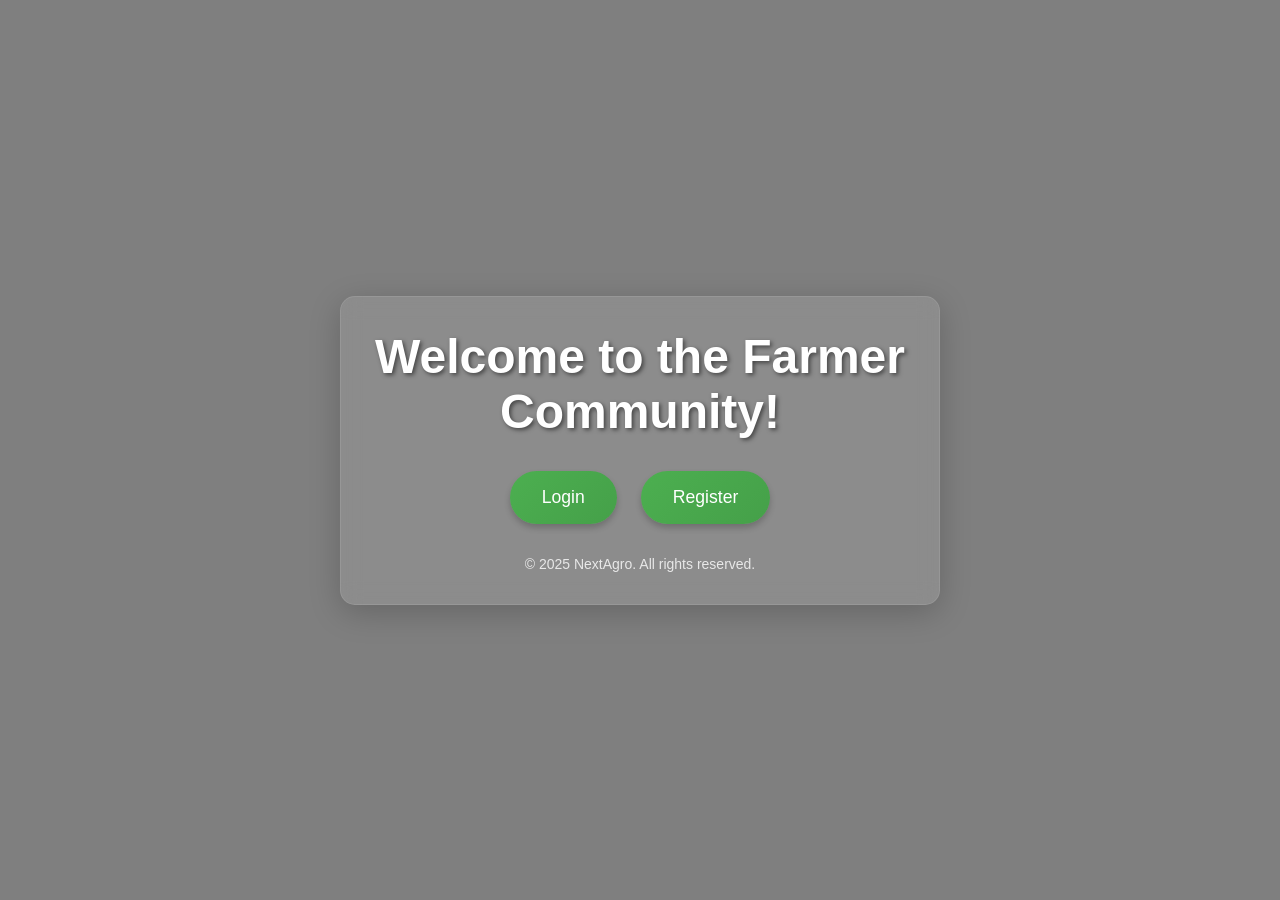
<file: templates/index.html>
<!DOCTYPE html>
<html lang="en">
<head>
    <meta charset="UTF-8">
    <meta name="viewport" content="width=device-width, initial-scale=1.0">
    <title>Community Portal - NextAgro</title>
    <style>
        /* General Reset */
        * {
            margin: 0;
            padding: 0;
            box-sizing: border-box;
        }

        body {
            font-family: 'Poppins', sans-serif;
            background-image: url('https://png.pngtree.com/background/20240327/original/pngtree-3d-illustration-of-smart-farming-concept-grassy-pathway-amidst-isolation-picture-image_8261020.jpg'); /* Add a farming-related background image */
            background-size: cover;
            background-position: center;
            color: #fff;
            display: flex;
            justify-content: center;
            align-items: center;
            height: 100vh;
            overflow: hidden;
        }

        /* Overlay for better readability */
        body::before {
            content: '';
            position: absolute;
            top: 0;
            left: 0;
            width: 100%;
            height: 100%;
            background: rgba(0, 0, 0, 0.5); /* Dark overlay */
            z-index: 1;
        }

        .container {
            text-align: center;
            z-index: 2;
            position: relative;
            max-width: 600px;
            width: 90%;
            padding: 2rem;
            background: rgba(255, 255, 255, 0.1); /* Semi-transparent background */
            border-radius: 15px;
            backdrop-filter: blur(10px); /* Blur effect */
            box-shadow: 0 8px 32px rgba(0, 0, 0, 0.2);
            border: 1px solid rgba(255, 255, 255, 0.1);
        }

        h1 {
            font-size: 3rem;
            margin-bottom: 1.5rem;
            color: #fff;
            text-shadow: 2px 2px 4px rgba(0, 0, 0, 0.5);
            animation: fadeIn 2s ease-in-out;
        }

        .links {
            display: flex;
            justify-content: center;
            gap: 1.5rem;
            margin-top: 2rem;
        }

        .links a {
            text-decoration: none;
            color: #fff;
            background: linear-gradient(135deg, #4CAF50, #45a049); /* Gradient button */
            padding: 1rem 2rem;
            border-radius: 50px;
            font-size: 1.1rem;
            font-weight: 500;
            transition: transform 0.3s ease, box-shadow 0.3s ease;
            box-shadow: 0 4px 6px rgba(0, 0, 0, 0.2);
        }

        .links a:hover {
            transform: translateY(-5px);
            box-shadow: 0 6px 12px rgba(0, 0, 0, 0.3);
        }

        .links a:active {
            transform: translateY(0);
            box-shadow: 0 4px 6px rgba(0, 0, 0, 0.2);
        }

        footer {
            margin-top: 2rem;
            font-size: 0.875rem;
            color: rgba(255, 255, 255, 0.8);
            animation: fadeIn 3s ease-in-out;
        }

        /* Animations */
        @keyframes fadeIn {
            from {
                opacity: 0;
            }
            to {
                opacity: 1;
            }
        }

        /* Responsive Design */
        @media (max-width: 768px) {
            h1 {
                font-size: 2rem;
            }

            .links {
                flex-direction: column;
                gap: 1rem;
            }

            .links a {
                padding: 0.75rem 1.5rem;
                font-size: 1rem;
            }
        }
    </style>
</head>
<body>
    <div class="container">
        <h1>Welcome to the Farmer Community!</h1>
        <div class="links">
            <a href="/login">Login</a>
            <a href="/register">Register</a>
        </div>
        <footer>
            &copy; 2025 NextAgro. All rights reserved.
        </footer>
    </div>
</body>
</html>
</file>
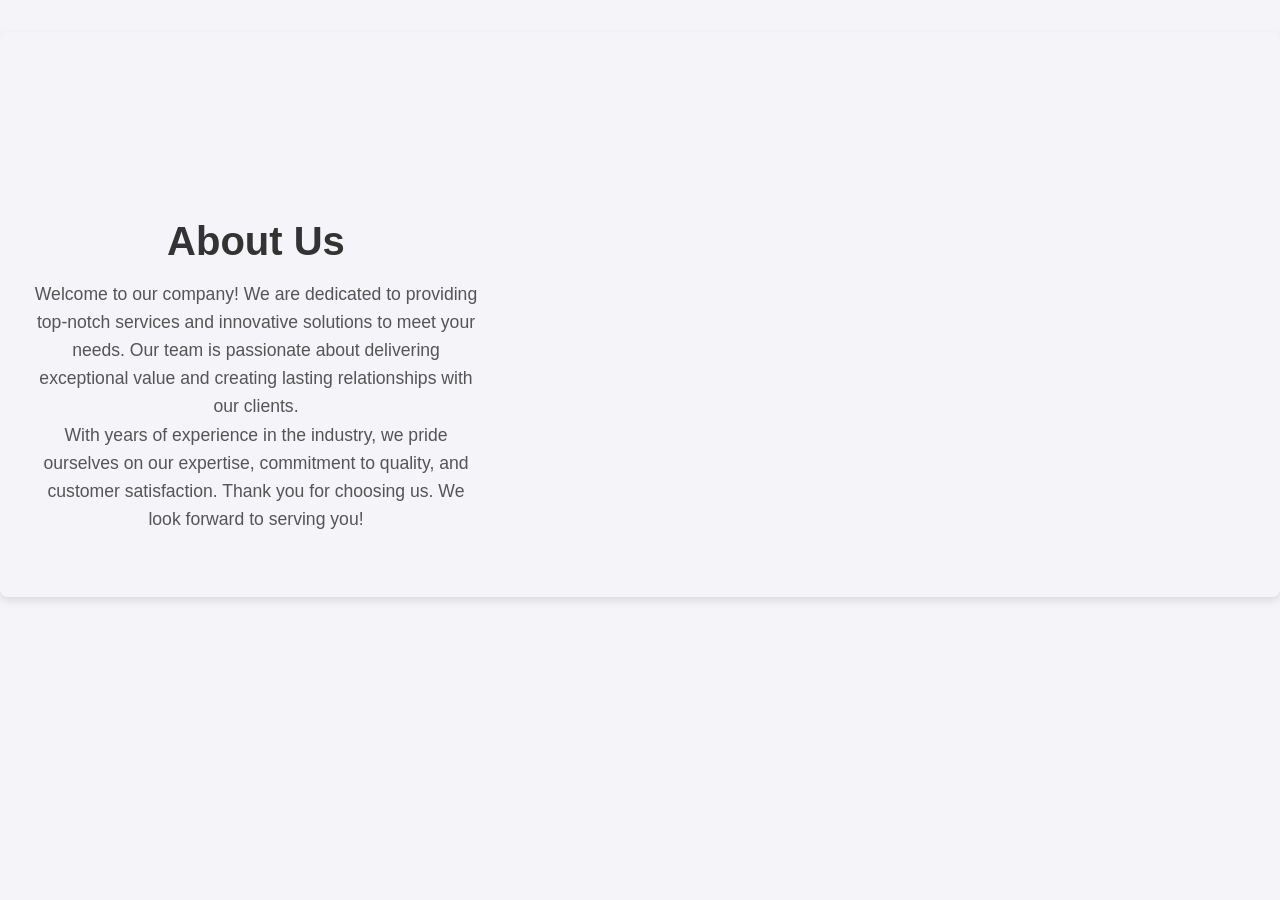
<file: templates/aboutus.html>
<!DOCTYPE html>
<html lang="en">
<head>
    <meta charset="UTF-8">
    <meta name="viewport" content="width=device-width, initial-scale=1.0">
    <title>About Us</title>
    <style>
        body {
            margin: 0;
            font-family: Arial, sans-serif;
            background-color: #f4f4f9; /* Light background color */
            background-image: url('{{ url_for('static', filename='aboutus.jpeg') }}');
            background-size: cover;
        }

        .navbar {
            display: flex;
            justify-content: space-around;
            align-items: center;
            background-color: rgba(51, 51, 51, 0.8); /* Semi-transparent background */
            padding: 1rem;
        }

        .navbar a {
            color: white;
            text-decoration: none;
            padding: 0.5rem 1rem;
            transition: background-color 0.3s ease;
        }

        .navbar a:hover {
            background-color: #575757;
            border-radius: 4px;
        }

        .about-section {
            padding: 4rem 2rem;
            text-align: center;
            background-color: rgba(255, 255, 255, 0);
            box-shadow: 0 4px 8px rgba(0, 0, 0, 0.1);
            margin: 2rem auto;
            max-width: 800px;
            border-radius: 8px;
            padding-right: 50rem;
            padding-top: 10rem;
        }

        .about-section h1 {
            font-size: 2.5rem;
            color: #333;
            margin-bottom: 1rem;
        }

        .about-section p {
            font-size: 1.1rem;
            line-height: 1.6;
            color: #555;
            margin: 0;
        }
    </style>
</head>
<body>

    <!-- <div class="navbar">
        <a href="index.html">Home</a>
        <a href="#about">About Us</a>
        <a href="services.html">Services</a>
        <a href="contact.html">Contact Us</a>
    </div> -->

    <div class="about-section" id="about">
        <h1>About Us</h1>
        <p>
            Welcome to our company! We are dedicated to providing top-notch services and innovative solutions to meet your needs.
            Our team is passionate about delivering exceptional value and creating lasting relationships with our clients.
        </p>
        <p>
            With years of experience in the industry, we pride ourselves on our expertise, commitment to quality, and customer satisfaction.
            Thank you for choosing us. We look forward to serving you!
        </p>
    </div>

</body>
</html>
</file>
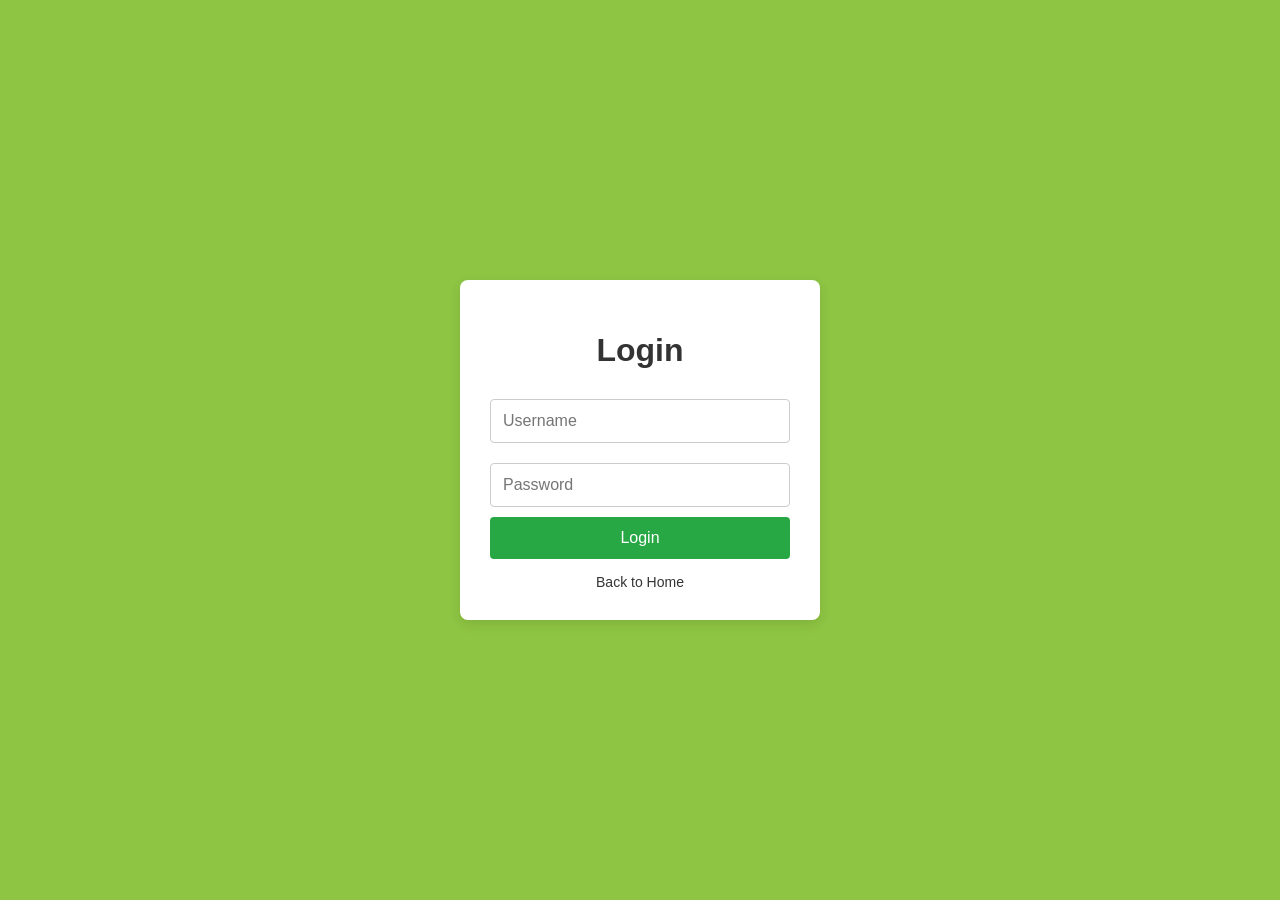
<file: templates/login.html>
<!DOCTYPE html>
<html lang="en">
<head>
    <meta charset="UTF-8">
    <meta name="viewport" content="width=device-width, initial-scale=1.0">
    <title>Login</title>
    <style>
        body {
            font-family: 'Arial', sans-serif;
            background-color: #8ec543;
            display: flex;
            justify-content: center;
            align-items: center;
            height: 100vh;
            margin: 0;
        }

        h1 {
            color: #333;
            margin-bottom: 20px;
        }

        form {
            background-color: #fff;
            padding: 30px;
            border-radius: 8px;
            box-shadow: 0 4px 12px rgba(0, 0, 0, 0.1);
            width: 300px;
            text-align: center;
        }

        input[type="text"], input[type="password"] {
            width: 100%;
            padding: 12px;
            margin: 10px 0;
            border: 1px solid #ccc;
            border-radius: 4px;
            font-size: 16px;
            box-sizing: border-box;
            transition: border-color 0.3s ease;
        }

        input[type="text"]:focus, input[type="password"]:focus {
            border-color: #28a745;
            outline: none;
        }

        button {
            width: 100%;
            padding: 12px;
            background-color: #28a745;
            color: white;
            border: none;
            border-radius: 4px;
            font-size: 16px;
            cursor: pointer;
            transition: background-color 0.3s ease;
        }

        button:hover {
            background-color: #218838;
        }

        a {
            display: block;
            text-align: center;
            margin-top: 15px;
            color: #333;
            text-decoration: none;
            font-size: 14px;
        }

        a:hover {
            text-decoration: underline;
            color: #28a745;
        }

        /* Responsive Design */
        @media (max-width: 480px) {
            form {
                width: 80%;
            }
        }
    </style>
</head>
<body>
    <form method="POST" action="/login">
        <h1>Login</h1>
        <input type="text" name="username" placeholder="Username" required><br>
        <input type="password" name="password" placeholder="Password" required><br>
        <button type="submit">Login</button>
        <a href="/">Back to Home</a>
    </form>
</body>
</html>
</file>
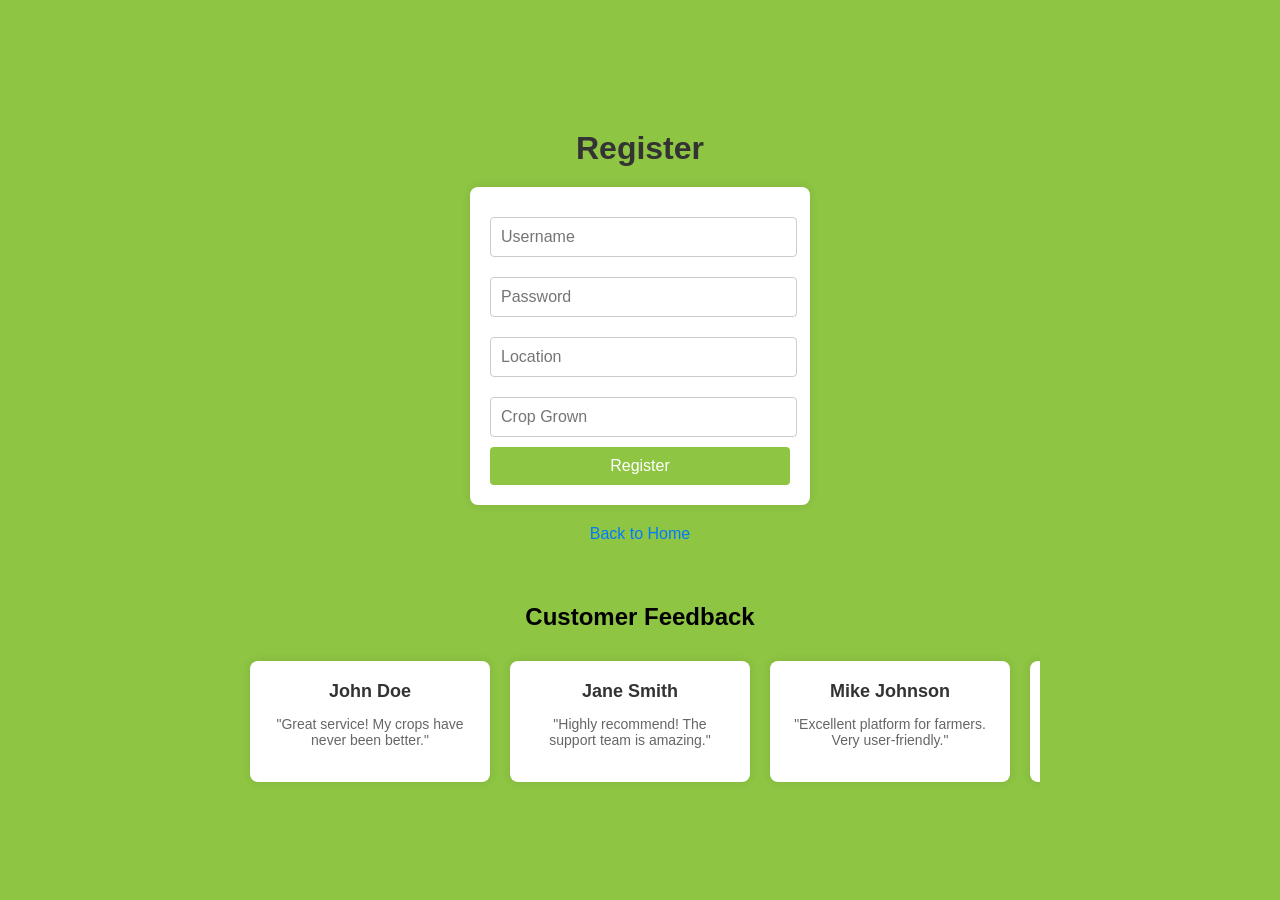
<file: templates/register.html>
<!DOCTYPE html>
<html lang="en">
<head>
    <meta charset="UTF-8">
    <meta name="viewport" content="width=device-width, initial-scale=1.0">
    <title>Register</title>
    <style>
        body {
    font-family: Arial, sans-serif;
    background-color: #8ec543;
    background-size: cover; /* Ensures the image covers the entire background */
    margin: 0;
    padding: 0;
    display: flex;
    flex-direction: column;
    align-items: center;
    justify-content: center;
    min-height: 100vh;
}

        h1 {
            color: #333;
            margin-bottom: 20px;
        }

        form {
            background: #fff;
            padding: 20px;
            border-radius: 8px;
            box-shadow: 0 0 10px rgba(0, 0, 0, 0.1);
            width: 300px;
            animation: fadeIn 1s ease-in-out;
        }

        input[type="text"], input[type="password"] {
            width: 95%;
            padding: 10px;
            margin: 10px 0;
            border: 1px solid #ccc;
            border-radius: 4px;
            font-size: 16px;
            transition: border-color 0.3s;
        }

        input[type="text"]:focus, input[type="password"]:focus {
            border-color: #28a745;
            outline: none;
        }

        button {
            width: 100%;
            padding: 10px;
            background-color: #8ec543;
            color: white;
            border: none;
            border-radius: 4px;
            font-size: 16px;
            cursor: pointer;
            transition: background-color 0.3s;
        }

        button:hover {
            background-color: #218838;
        }

        a {
            display: block;
            text-align: center;
            margin-top: 20px;
            color: #007bff;
            text-decoration: none;
            transition: color 0.3s;
        }

        a:hover {
            text-decoration: underline;
            color: #0056b3;
        }

        .feedback-section {
            margin-top: 40px;
            width: 100%;
            max-width: 800px;
            text-align: center;
            overflow: hidden;
            position: relative;
        }

        .feedback-cards {
            display: flex;
            animation: scroll 20s linear infinite;
        }

        .feedback-cards:hover {
            animation-play-state: paused;
        }

        .feedback-card {
            background: #fff;
            padding: 20px;
            border-radius: 8px;
            box-shadow: 0 0 10px rgba(0, 0, 0, 0.1);
            width: 200px;
            margin: 10px;
            flex-shrink: 0;
            transition: transform 0.3s ease, box-shadow 0.3s ease;
        }

        .feedback-card:hover {
            transform: scale(1.05);
            box-shadow: 0 0 20px rgba(0, 0, 0, 0.2);
        }

        .feedback-card h3 {
            margin: 0;
            font-size: 18px;
            color: #333;
        }

        .feedback-card p {
            font-size: 14px;
            color: #666;
        }

        @keyframes fadeIn {
            from {
                opacity: 0;
                transform: translateY(-20px);
            }
            to {
                opacity: 1;
                transform: translateY(0);
            }
        }

        @keyframes scroll {
            0% {
                transform: translateX(0);
            }
            100% {
                transform: translateX(-50%);
            }
        }
    </style>
</head>
<body>
    <h1>Register</h1>
    <form method="POST" action="/register">
        <input type="text" name="username" placeholder="Username" required aria-label="Username"><br>
        <input type="password" name="password" placeholder="Password" required aria-label="Password"><br>
        <input type="text" name="location" placeholder="Location" required aria-label="Location"><br>
        <input type="text" name="crop" placeholder="Crop Grown" required aria-label="Crop Grown"><br>
        <button type="submit">Register</button>
    </form>
    <a href="/">Back to Home</a>

    <div class="feedback-section">
        <h2>Customer Feedback</h2>
        <div class="feedback-cards">
            <div class="feedback-card">
                <h3>John Doe</h3>
                <p>"Great service! My crops have never been better."</p>
            </div>
            <div class="feedback-card">
                <h3>Jane Smith</h3>
                <p>"Highly recommend! The support team is amazing."</p>
            </div>
            <div class="feedback-card">
                <h3>Mike Johnson</h3>
                <p>"Excellent platform for farmers. Very user-friendly."</p>
            </div>
            <div class="feedback-card">
                <h3>Sarah Lee</h3>
                <p>"The best decision I made for my farm. Thank you!"</p>
            </div>
            <div class="feedback-card">
                <h3>David Brown</h3>
                <p>"Incredible results! My yield has doubled."</p>
            </div>
            <div class="feedback-card">
                <h3>Emily Davis</h3>
                <p>"Fantastic experience. The team is very responsive."</p>
            </div>
            <div class="feedback-card">
                <h3>Chris Wilson</h3>
                <p>"A game-changer for modern farming. Highly recommended!"</p>
            </div>
            <div class="feedback-card">
                <h3>Laura Martinez</h3>
                <p>"Simple and effective. My farm is thriving now."</p>
            </div>
        </div>
    </div>
</body>
</html>
</file>
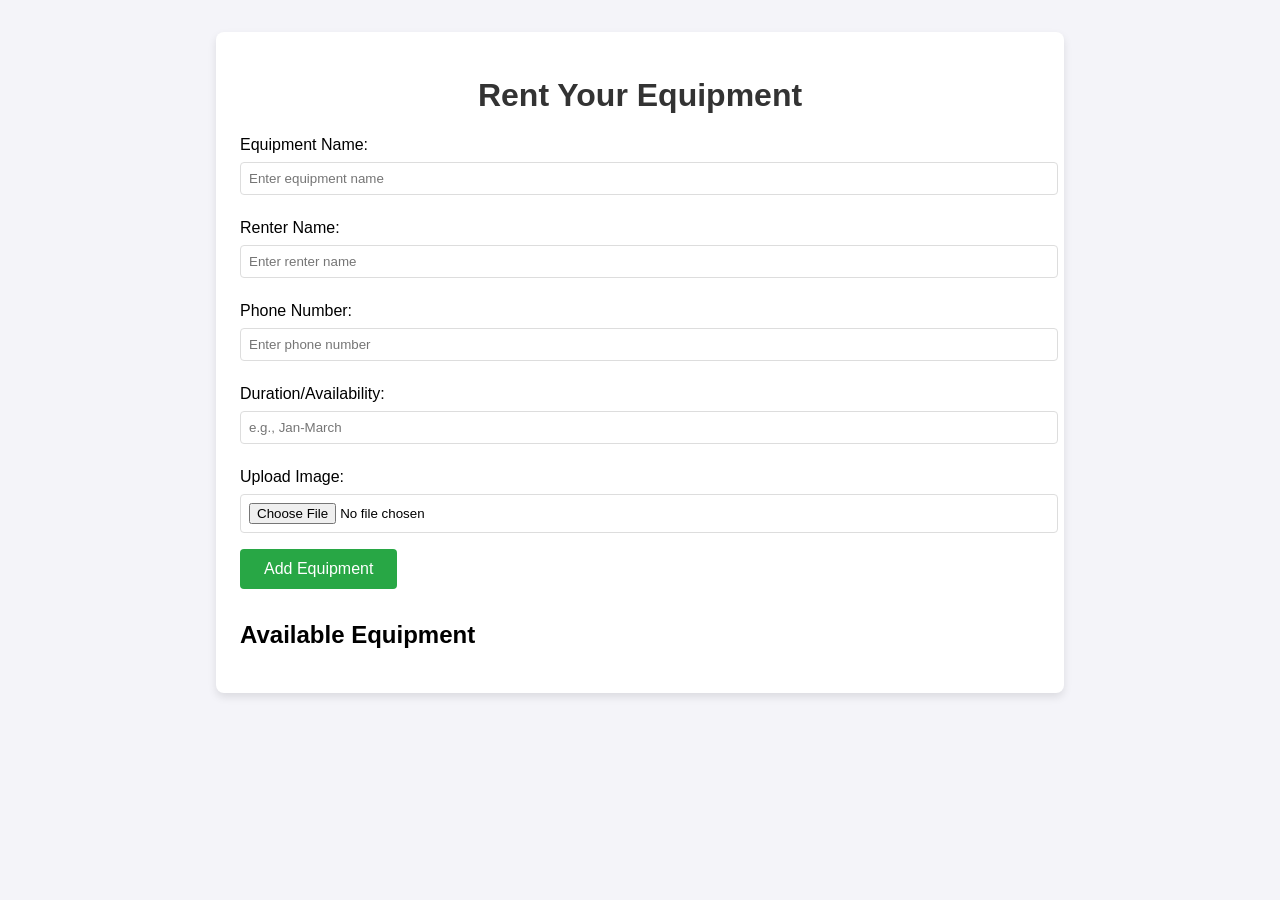
<file: templates/rental.html>
<!DOCTYPE html>
<html lang="en">
<head>
    <meta charset="UTF-8">
    <meta name="viewport" content="width=device-width, initial-scale=1.0">
    <title>Equipment Rental</title>
    <style>
        body {
            font-family: Arial, sans-serif;
            margin: 0;
            padding: 0;
            background-color: #f4f4f9;
        }

        .container {
            width: 90%;
            max-width: 800px;
            margin: 2rem auto;
            background: white;
            padding: 1.5rem;
            box-shadow: 0 4px 8px rgba(0, 0, 0, 0.1);
            border-radius: 8px;
        }

        h1 {
            text-align: center;
            color: #333;
        }

        form {
            margin-bottom: 2rem;
        }

        label {
            display: block;
            margin: 0.5rem 0;
        }

        input[type="text"], input[type="file"], input[type="tel"] {
            width: 100%;
            padding: 0.5rem;
            margin-bottom: 1rem;
            border: 1px solid #ddd;
            border-radius: 4px;
        }

        button {
            display: inline-block;
            background-color: #28a745;
            color: white;
            border: none;
            padding: 0.7rem 1.5rem;
            border-radius: 4px;
            cursor: pointer;
            font-size: 1rem;
        }

        button:hover {
            background-color: #218838;
        }

        .equipment-list {
            margin-top: 2rem;
        }

        .equipment-item {
            display: flex;
            align-items: center;
            justify-content: space-between;
            margin-bottom: 1rem;
            padding: 0.5rem;
            border: 1px solid #ddd;
            border-radius: 4px;
            background-color: #f9f9f9;
        }

        .equipment-item img {
            width: 50px;
            height: 50px;
            object-fit: cover;
            margin-right: 1rem;
        }

        .equipment-item .details {
            flex: 1;
        }

        .equipment-item .details h3 {
            margin: 0;
            font-size: 1.1rem;
            color: #333;
        }

        .equipment-item .details p {
            margin: 0.2rem 0;
            color: #666;
        }

        .delete-btn {
            background-color: #dc3545;
            color: white;
            border: none;
            padding: 0.5rem 1rem;
            border-radius: 4px;
            cursor: pointer;
        }

        .delete-btn:hover {
            background-color: #c82333;
        }

        /* Modal styles */
        .modal {
            display: none;
            position: fixed;
            top: 0;
            left: 0;
            width: 100%;
            height: 100%;
            background: rgba(0, 0, 0, 0.5);
            justify-content: center;
            align-items: center;
        }

        .modal-content {
            background-color: white;
            padding: 20px;
            border-radius: 8px;
            width: 400px;
        }

        .close-btn {
            background-color: #dc3545;
            color: white;
            border: none;
            padding: 0.5rem 1rem;
            border-radius: 4px;
            cursor: pointer;
            margin-top: 10px;
        }

        .close-btn:hover {
            background-color: #c82333;
        }

    </style>
</head>
<body>
    <div class="container">
        <h1>Rent Your Equipment</h1>

        <form id="equipmentForm">
            <label for="name">Equipment Name:</label>
            <input type="text" id="name" placeholder="Enter equipment name" required>

            <label for="renterName">Renter Name:</label>
            <input type="text" id="renterName" placeholder="Enter renter name" required>

            <label for="phoneNumber">Phone Number:</label>
            <input type="tel" id="phoneNumber" placeholder="Enter phone number" required>

            <label for="duration">Duration/Availability:</label>
            <input type="text" id="duration" placeholder="e.g., Jan-March" required>

            <label for="image">Upload Image:</label>
            <input type="file" id="image" accept="image/*" required>

            <button type="submit">Add Equipment</button>
        </form>

        <div class="equipment-list" id="equipmentList">
            <h2>Available Equipment</h2>
            <!-- Equipment items will be appended here -->
        </div>
    </div>

    <!-- Modal for booking -->
    <div class="modal" id="bookingModal">
        <div class="modal-content">
            <h2>Book Equipment</h2>
            <script src="https://sheetdb.io/s/f/ca5qkpb9i8uwt.js"></script>
            <button class="close-btn" id="closeModal">Close</button>
        </div>
    </div>

    <script>
        const equipmentForm = document.getElementById('equipmentForm');
        const equipmentList = document.getElementById('equipmentList');
        const bookingModal = document.getElementById('bookingModal');
        const closeModal = document.getElementById('closeModal');

        // Load equipment from localStorage
        const loadEquipment = () => {
            const equipmentData = JSON.parse(localStorage.getItem('equipment')) || [];
            equipmentList.innerHTML = '<h2>Available Equipment</h2>';
            equipmentData.forEach((item, index) => {
                const equipmentItem = document.createElement('div');
                equipmentItem.classList.add('equipment-item');

                equipmentItem.innerHTML = `
                    <img src="${item.image}" alt="${item.name}">
                    <div class="details">
                        <h3>${item.name}</h3>
                        <p>Renter Name: ${item.renterName}</p>
                        <p>Phone Number: ${item.phoneNumber}</p>
                        <p>Duration: ${item.duration}</p>
                    </div>
                    <button class="delete-btn" onclick="deleteEquipment(${index})">Delete</button>
                    <button class="book-btn" onclick="bookEquipment(${index})">Book</button>
                `;
                equipmentList.appendChild(equipmentItem);
            });
        };

        const addEquipment = (name, renterName, phoneNumber, duration, image) => {
            const equipmentData = JSON.parse(localStorage.getItem('equipment')) || [];
            equipmentData.push({ name, renterName, phoneNumber, duration, image });
            localStorage.setItem('equipment', JSON.stringify(equipmentData));
            loadEquipment(); // Reload the list to reflect the new item
        };

        // Delete equipment from localStorage
        const deleteEquipment = (index) => {
            const equipmentData = JSON.parse(localStorage.getItem('equipment')) || [];
            equipmentData.splice(index, 1); // Remove the item at the specified index
            localStorage.setItem('equipment', JSON.stringify(equipmentData));
            loadEquipment(); // Reload the list to reflect the deletion
        };

        // Handle form submission
        equipmentForm.addEventListener('submit', event => {
            event.preventDefault();

            const nameInput = document.getElementById('name');
            const renterNameInput = document.getElementById('renterName');
            const phoneNumberInput = document.getElementById('phoneNumber');
            const durationInput = document.getElementById('duration');
            const imageInput = document.getElementById('image');

            const name = nameInput.value;
            const renterName = renterNameInput.value;
            const phoneNumber = phoneNumberInput.value;
            const duration = durationInput.value;
            const file = imageInput.files[0];

            if (name && renterName && phoneNumber && duration && file) {
                const reader = new FileReader();
                reader.onload = () => {
                    const imageData = reader.result;
                    addEquipment(name, renterName, phoneNumber, duration, imageData);
                };
                reader.readAsDataURL(file);

                nameInput.value = ''; // Clear the input fields
                renterNameInput.value = '';
                phoneNumberInput.value = '';
                durationInput.value = '';
                imageInput.value = '';
            } else {
                alert('Please fill out all fields.');
            }
        });

        // Open booking modal
        const bookEquipment = (index) => {
            bookingModal.style.display = 'flex';
        };

        // Close booking modal
        closeModal.addEventListener('click', () => {
            bookingModal.style.display = 'none';
        });

        // Initial load of equipment items
        loadEquipment();
    </script>
</body>
</html>
</file>
